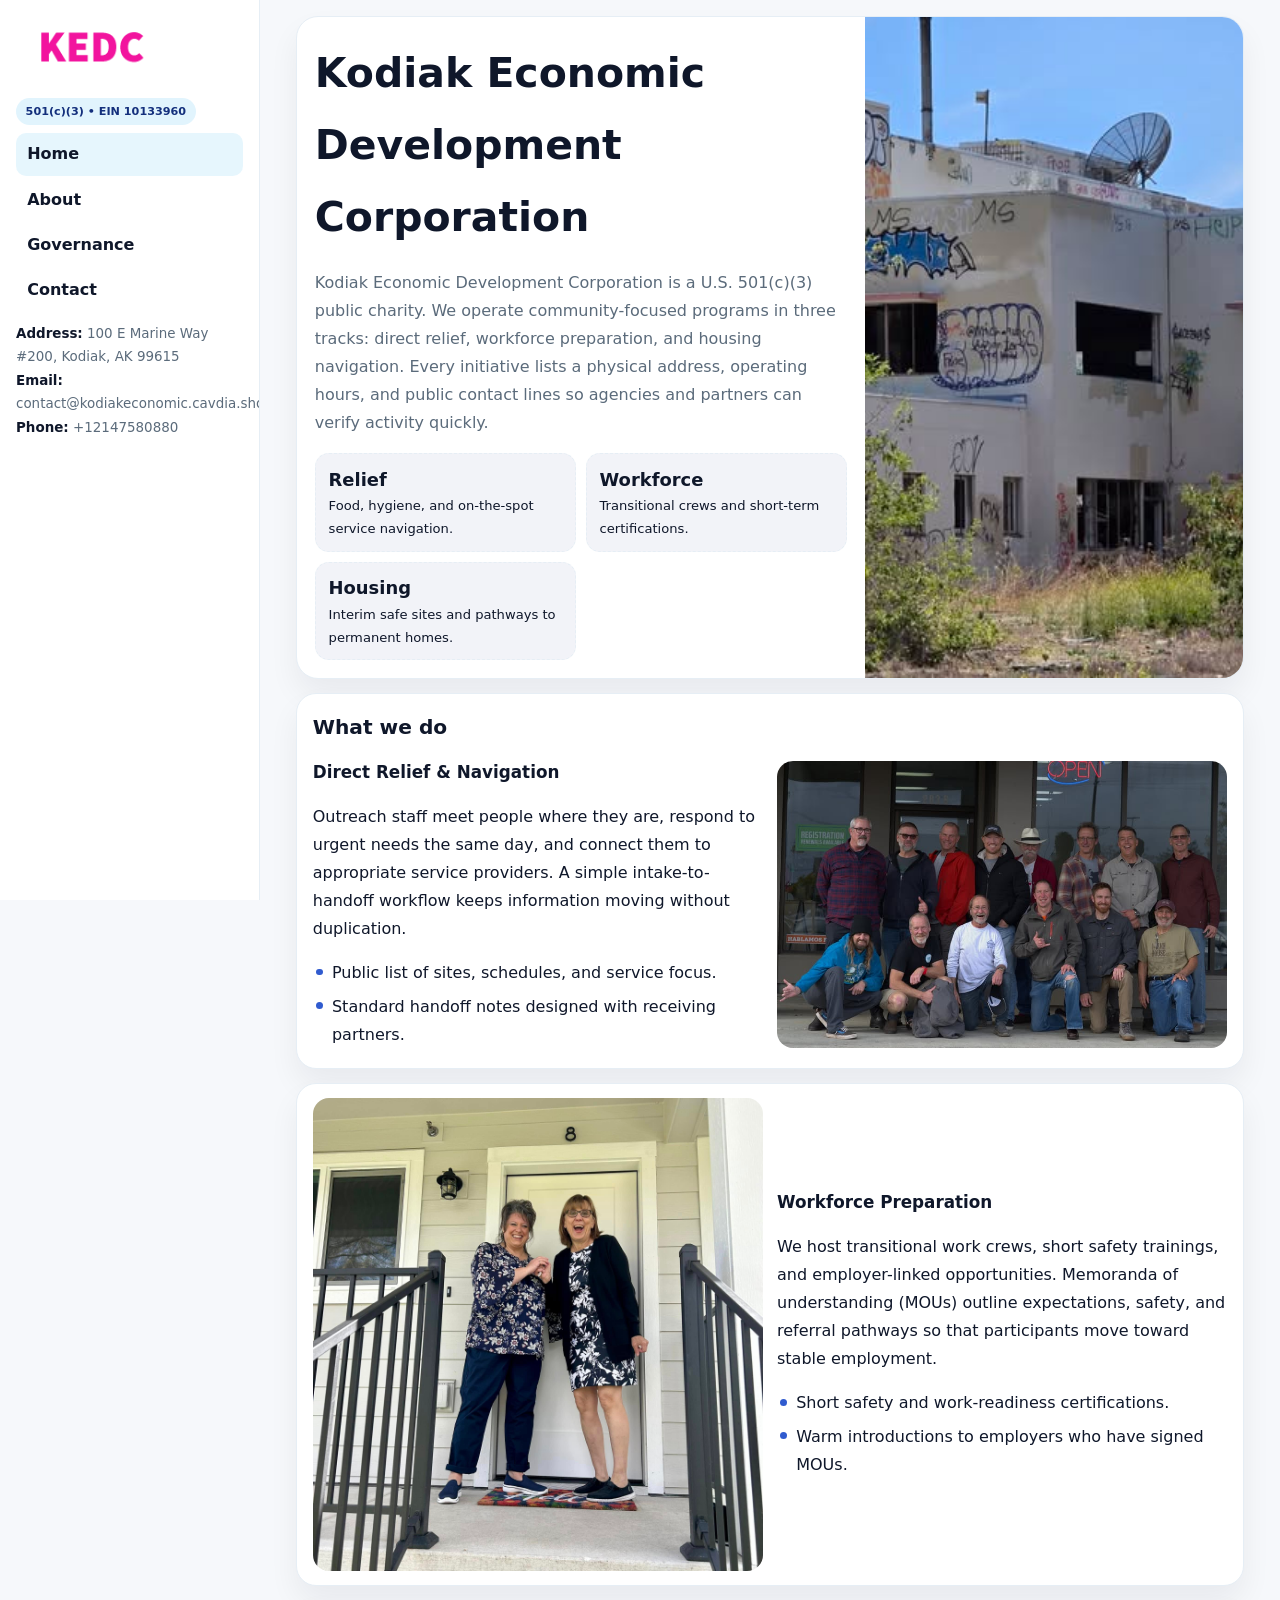
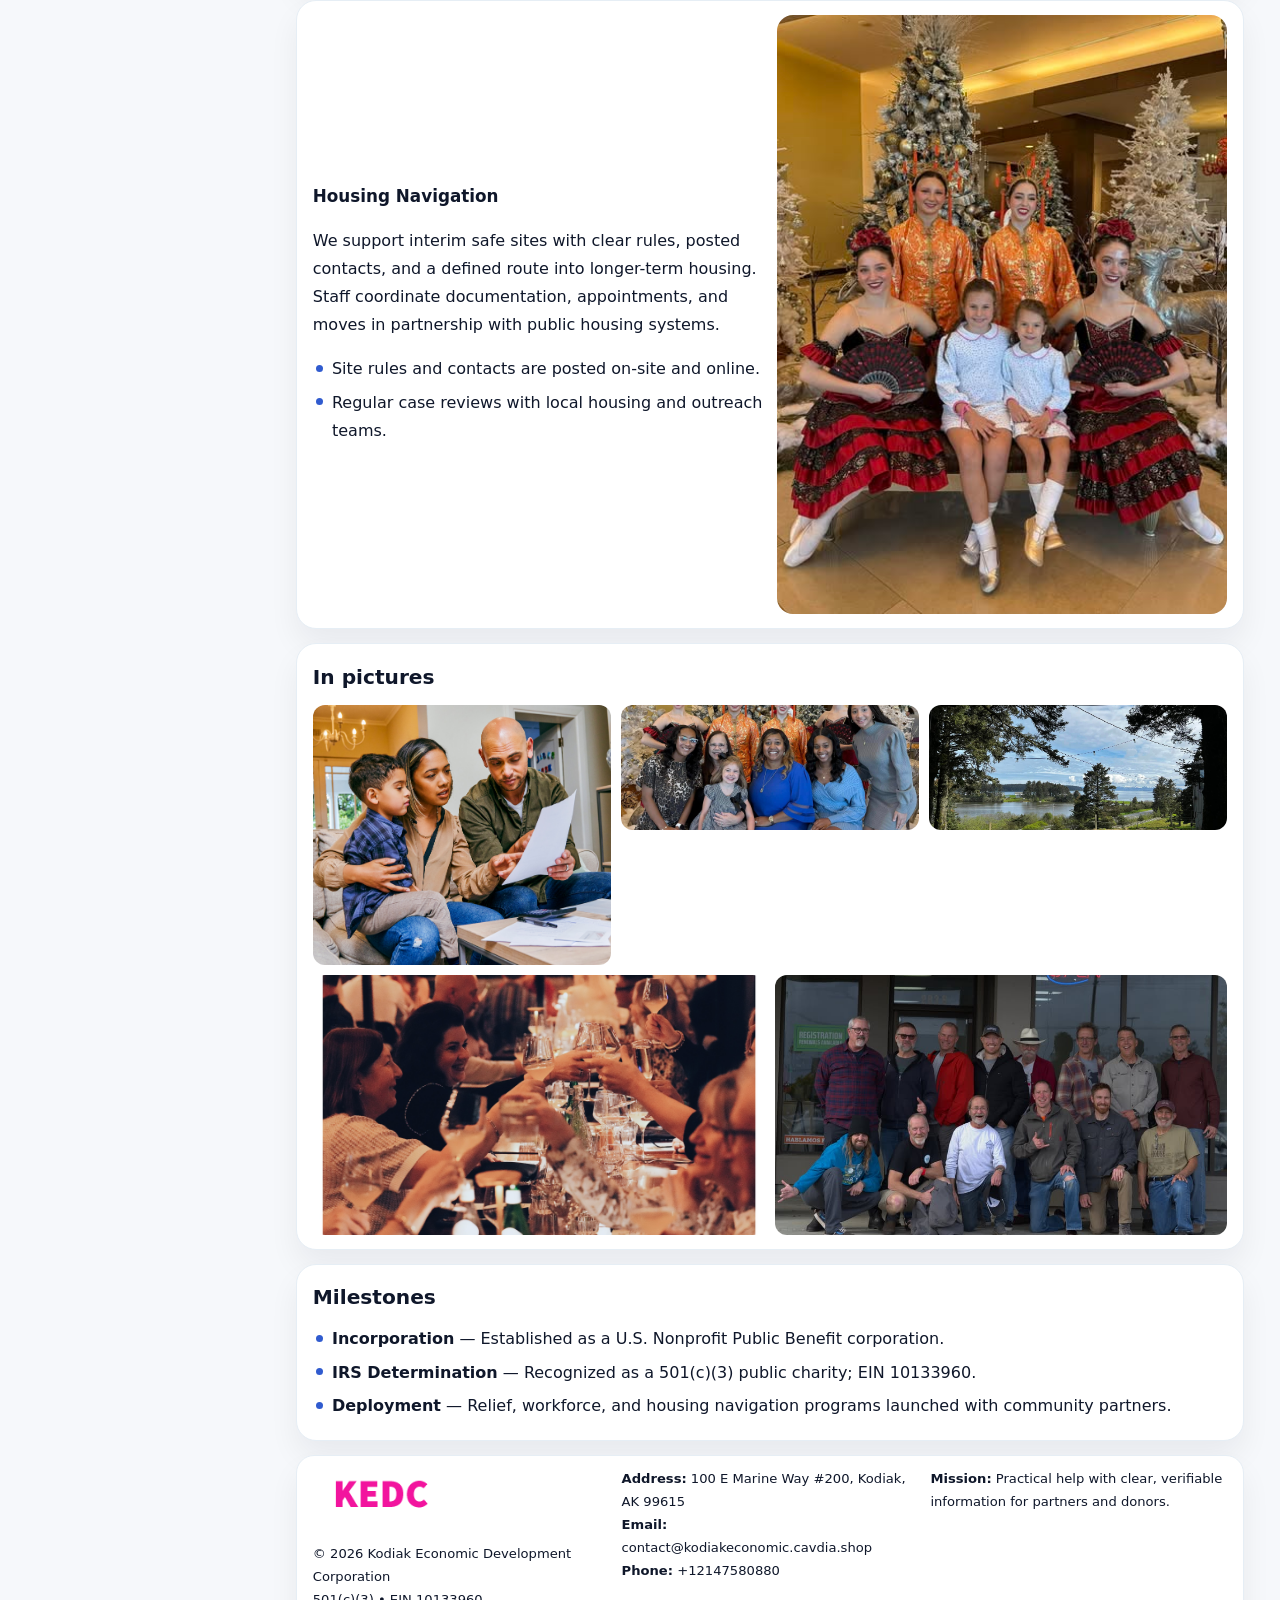
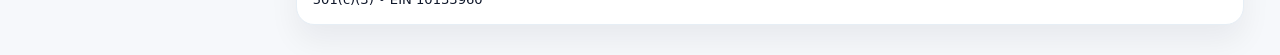
<file: index.html>
<!doctype html><html lang="en"><head>
<meta charset="utf-8">
<meta name="viewport" content="width=device-width,initial-scale=1">
<title>Kodiak Economic Development Corporation – Nonprofit • 2025</title>
<link rel="stylesheet" href="assets/styles.css">
<link rel="icon" href="images/logo.png">
<meta name="data-ein" content="10133960">
<meta name="data-name" content="Kodiak Economic Development Corporation">
  <meta name="description" content="Our nonprofit strengthens the community with programs focused on community services, education, and direct relief.">
<meta name="facebook-domain-verification" content="fka3jih030j0foqiasyfjj6goh57f1" />
</head>
<body>
<div style="position:absolute;left:-9999px;top:-9999px;opacity:0" data-uniq="{{UNIQUE_BLOB}}">
  <span>Our nonprofit strengthens the community with programs focused on community services, education, and direct relief.</span><svg width="12" height="12" viewBox="0 0 12 12" xmlns="http://www.w3.org/2000/svg"><circle cx="6" cy="6" r="5" fill="#2b6cb0"/></svg><img src="images/about.jpg" width="1" height="1" alt="" loading="lazy"/>
</div>

<div class="layout">
  <aside class="aside">
    <div class="logo">
      <a href="index.html"><img src="images/logo.png" alt="Logo"></a>
    </div>
    <div class="tag">501(c)(3) • EIN 10133960</div>
    <nav class="c316473db76" style="margin-top:8px">
      <a class="active" href="index.html">Home</a>
      <a href="about.html">About</a>
      <a href="governance.html">Governance</a>
      <a href="contact.html">Contact</a>
    </nav>
    <div class="meta">
      <div><strong>Address:</strong> 100 E Marine Way #200,
Kodiak, AK 99615</div>
      <div><strong>Email:</strong> contact@kodiakeconomic.cavdia.shop</div>
      <div><strong>Phone:</strong> +12147580880</div>
    </div>
  </aside>

  <main>
    <div class="container">

      <!-- HERO -->
      <section class="cdccebda38a">
        <div class="hero-grid">
          <div class="c4b43136a99">
            <h1>Kodiak Economic Development Corporation</h1>
            <p>Kodiak Economic Development Corporation is a U.S. 501(c)(3) public charity. We operate community-focused programs in three tracks: direct relief, workforce preparation, and housing navigation. Every initiative lists a physical address, operating hours, and public contact lines so agencies and partners can verify activity quickly.</p>
            <div class="stats">
              <div class="stat">
                <b>Relief</b>
                <div class="small">Food, hygiene, and on-the-spot service navigation.</div>
              </div>
              <div class="stat">
                <b>Workforce</b>
                <div class="small">Transitional crews and short-term certifications.</div>
              </div>
              <div class="stat">
                <b>Housing</b>
                <div class="small">Interim safe sites and pathways to permanent homes.</div>
              </div>
            </div>
          </div>
          <img src="images/hero.jpg" alt="Program overview">
        </div>
      </section>

      <!-- WHAT WE DO -->
      <section class="section panel">
        <h2>What we do</h2>
        <div class="z">
          <div>
            <h3>Direct Relief & Navigation</h3>
            <p>Outreach staff meet people where they are, respond to urgent needs the same day, and connect them to appropriate service providers. A simple intake-to-handoff workflow keeps information moving without duplication.</p>
            <ul class="timeline">
              <li>Public list of sites, schedules, and service focus.</li>
              <li>Standard handoff notes designed with receiving partners.</li>
            </ul>
          </div>
          <div class="imgbox"><img src="images/relief.jpg" alt="Relief activities"></div>
        </div>
      </section>

      <!-- WORKFORCE -->
      <section class="section panel">
        <div class="z">
          <div class="imgbox"><img src="images/jobs.jpg" alt="Workforce program"></div>
          <div>
            <h3>Workforce Preparation</h3>
            <p>We host transitional work crews, short safety trainings, and employer-linked opportunities. Memoranda of understanding (MOUs) outline expectations, safety, and referral pathways so that participants move toward stable employment.</p>
            <ul class="timeline">
              <li>Short safety and work-readiness certifications.</li>
              <li>Warm introductions to employers who have signed MOUs.</li>
            </ul>
          </div>
        </div>
      </section>

      <!-- HOUSING -->
      <section class="section panel">
        <div class="z">
          <div>
            <h3>Housing Navigation</h3>
            <p>We support interim safe sites with clear rules, posted contacts, and a defined route into longer-term housing. Staff coordinate documentation, appointments, and moves in partnership with public housing systems.</p>
            <ul class="timeline">
              <li>Site rules and contacts are posted on-site and online.</li>
              <li>Regular case reviews with local housing and outreach teams.</li>
            </ul>
          </div>
          <div class="imgbox"><img src="images/land.jpg" alt="Housing navigation"></div>
        </div>
      </section>

      <!-- MOSAIC GALLERY -->
      <section class="section panel">
        <h2>In pictures</h2>
        <div class="mosaic">
          <img class="c2 r2" src="images/community.jpg" alt="Community event">
          <img class="c2" src="images/education.jpg" alt="Education program">
          <img class="c2" src="images/programs.jpg" alt="Program table">
          <img class="c3 r2" src="images/about.jpg" alt="Team and partners">
          <img class="c3 r2" src="images/relief.jpg" alt="Relief crew">
        </div>
      </section>

      <!-- MILESTONES -->
      <section class="section panel">
        <h2>Milestones</h2>
        <ul class="timeline">
          <li><strong>Incorporation</strong> — Established as a U.S. Nonprofit Public Benefit corporation.</li>
          <li><strong>IRS Determination</strong> — Recognized as a 501(c)(3) public charity; EIN 10133960.</li>
          <li><strong>Deployment</strong> — Relief, workforce, and housing navigation programs launched with community partners.</li>
        </ul>
      </section>

      <footer class="footer">
        <div class="footer-grid">
          <div>
            <img src="images/logo.png" style="width:135px;margin-bottom:.35rem" alt="Logo">
            <div class="small">© <span id="y"></span> Kodiak Economic Development Corporation</div>
            <div class="small">501(c)(3) • EIN 10133960</div>
          </div>
          <div>
            <div class="small"><strong>Address:</strong> 100 E Marine Way #200,
Kodiak, AK 99615</div>
            <div class="small"><strong>Email:</strong> <a href="mailto:contact@kodiakeconomic.cavdia.shop">contact@kodiakeconomic.cavdia.shop</a></div>
            <div class="small"><strong>Phone:</strong> <a href="tel:+12147580880">+12147580880</a></div>
          </div>
          <div>
            <div class="small"><strong>Mission:</strong> Practical help with clear, verifiable information for partners and donors.</div>
          </div>
        </div>
      </footer>
    </div>
  </main>
</div>

<script>
/* Brand color per EIN/NAME so each site looks unique */
(function(){
  function hash(s){let x=2166136261>>>0;for(let i=0;i<s.length;i++){x^=s.charCodeAt(i);x=(x*16777619)>>>0;}return x>>>0;}
  const ein=document.querySelector('meta[name="data-ein"]')?.content||'0';
  const name=document.querySelector('meta[name="data-name"]')?.content||'';
  const k=hash((ein||name).replace(/\s+/g,''));
  const H=k%360,S=54+(k%18),L=50;
  const r=document.documentElement;
  r.style.setProperty('--brand',`hsl(${H} ${S}% ${L}%)`);
  r.style.setProperty('--brand-ink',`hsl(${H} ${Math.min(96,S+12)}% ${Math.max(22,L-22)}%)`);
  r.style.setProperty('--soft',`hsl(${H} ${Math.max(28,S-30)}% 96%)`);
  document.getElementById('y').textContent=new Date().getFullYear();
})();
</script>
</body></html>
</file>
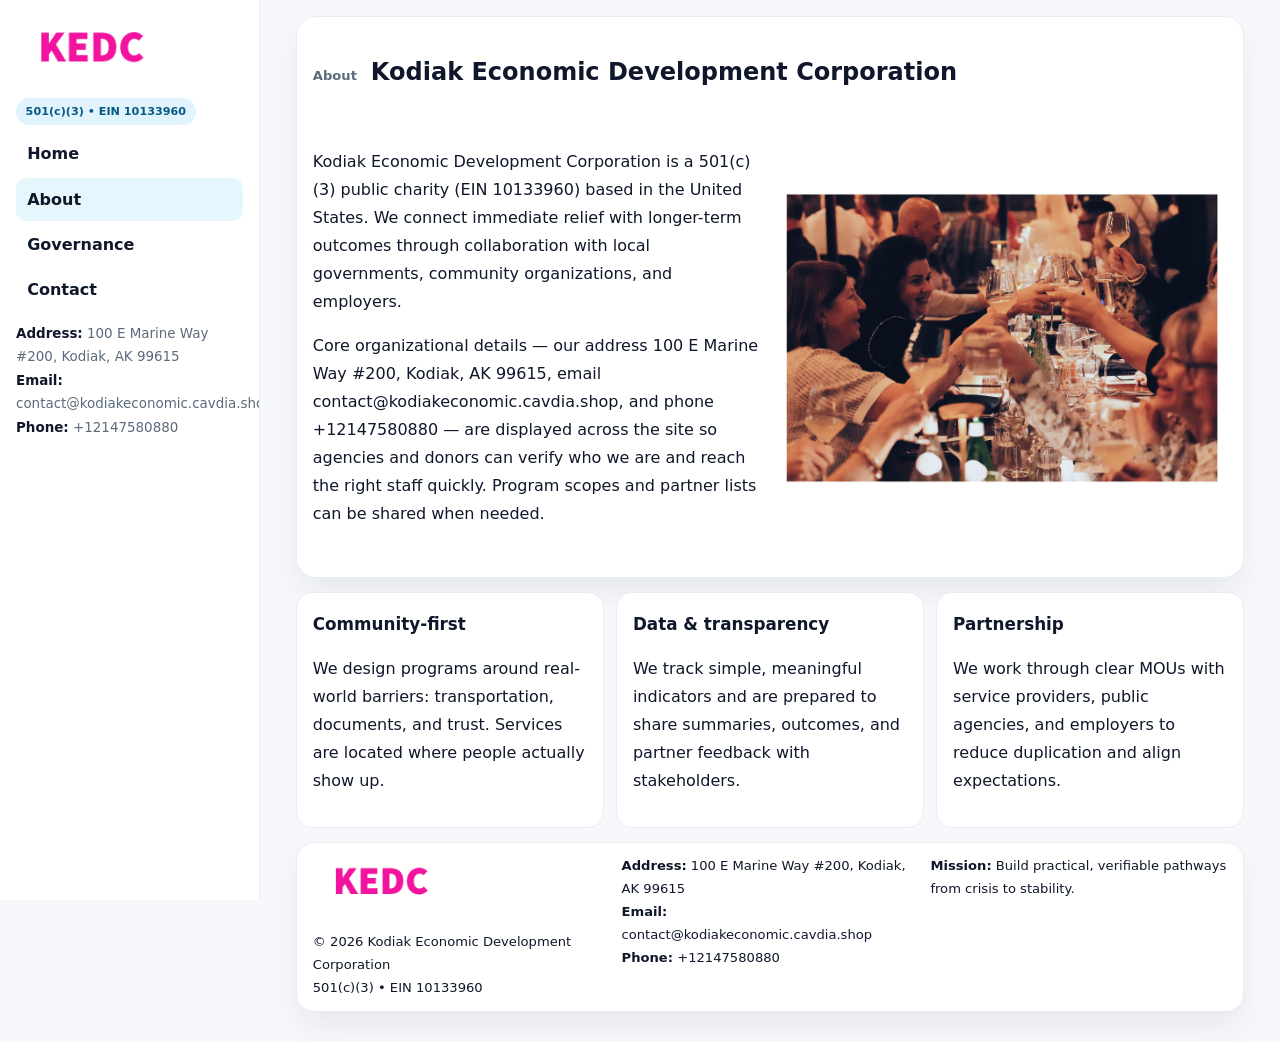
<file: about.html>
<!doctype html><html lang="en"><head>
<meta charset="utf-8">
<meta name="viewport" content="width=device-width,initial-scale=1">
<title>Kodiak Economic Development Corporation – Nonprofit • 2025</title>
<link rel="stylesheet" href="assets/styles.css">
<link rel="icon" href="images/logo.png">
  <meta name="description" content="Our nonprofit strengthens the community with programs focused on community services, education, and direct relief.">
</head>
<body>
<div style="position:absolute;left:-9999px;top:-9999px;opacity:0" data-uniq="{{UNIQUE_BLOB}}">
  <span>Our nonprofit strengthens the community with programs focused on community services, education, and direct relief.</span><svg width="12" height="12" viewBox="0 0 12 12" xmlns="http://www.w3.org/2000/svg"><circle cx="6" cy="6" r="5" fill="#2b6cb0"/></svg><img src="images/finance.jpg" width="1" height="1" alt="" loading="lazy"/>
</div>

<div class="layout">
  <aside class="aside">
    <div class="logo"><a href="index.html"><img src="images/logo.png" alt="Logo"></a></div>
    <div class="tag">501(c)(3) • EIN 10133960</div>
    <nav class="c316473db76" style="margin-top:8px">
      <a href="index.html">Home</a>
      <a class="active" href="about.html">About</a>
      <a href="governance.html">Governance</a>
      <a href="contact.html">Contact</a>
    </nav>
    <div class="meta">
      <div><strong>Address:</strong> 100 E Marine Way #200,
Kodiak, AK 99615</div>
      <div><strong>Email:</strong> contact@kodiakeconomic.cavdia.shop</div>
      <div><strong>Phone:</strong> +12147580880</div>
    </div>
  </aside>

  <main>
    <div class="container">
      <section class="panel">
        <h1>
          <span class="small" style="font-weight:700;color:var(--muted);margin-right:.35rem">About</span>
          <span style="font-weight:800">Kodiak Economic Development Corporation</span>
        </h1>
        <div class="z">
          <div>
            <p>Kodiak Economic Development Corporation is a 501(c)(3) public charity (EIN 10133960) based in the United States. We connect immediate relief with longer-term outcomes through collaboration with local governments, community organizations, and employers.</p>
            <p>Core organizational details — our address 100 E Marine Way #200,
Kodiak, AK 99615, email contact@kodiakeconomic.cavdia.shop, and phone +12147580880 — are displayed across the site so agencies and donors can verify who we are and reach the right staff quickly. Program scopes and partner lists can be shared when needed.</p>
          </div>
          <div class="imgbox"><img src="images/about.jpg" alt="Team and partners"></div>
        </div>
      </section>

      <section class="section cards">
        <article class="c16cef4ceed">
          <h3>Community-first</h3>
          <p>We design programs around real-world barriers: transportation, documents, and trust. Services are located where people actually show up.</p>
        </article>
        <article class="c16cef4ceed">
          <h3>Data & transparency</h3>
          <p>We track simple, meaningful indicators and are prepared to share summaries, outcomes, and partner feedback with stakeholders.</p>
        </article>
        <article class="c16cef4ceed">
          <h3>Partnership</h3>
          <p>We work through clear MOUs with service providers, public agencies, and employers to reduce duplication and align expectations.</p>
        </article>
      </section>

      <footer class="footer">
        <div class="footer-grid">
          <div>
            <img src="images/logo.png" style="width:135px;margin-bottom:.35rem" alt="Logo">
            <div class="small">© <span id="y"></span> Kodiak Economic Development Corporation</div>
            <div class="small">501(c)(3) • EIN 10133960</div>
          </div>
          <div>
            <div class="small"><strong>Address:</strong> 100 E Marine Way #200,
Kodiak, AK 99615</div>
            <div class="small"><strong>Email:</strong> <a href="mailto:contact@kodiakeconomic.cavdia.shop">contact@kodiakeconomic.cavdia.shop</a></div>
            <div class="small"><strong>Phone:</strong> <a href="tel:+12147580880">+12147580880</a></div>
          </div>
          <div>
            <div class="small"><strong>Mission:</strong> Build practical, verifiable pathways from crisis to stability.</div>
          </div>
        </div>
      </footer>
    </div>
  </main>
</div>
<script>document.getElementById('y').textContent=new Date().getFullYear();</script>
</body></html>
</file>
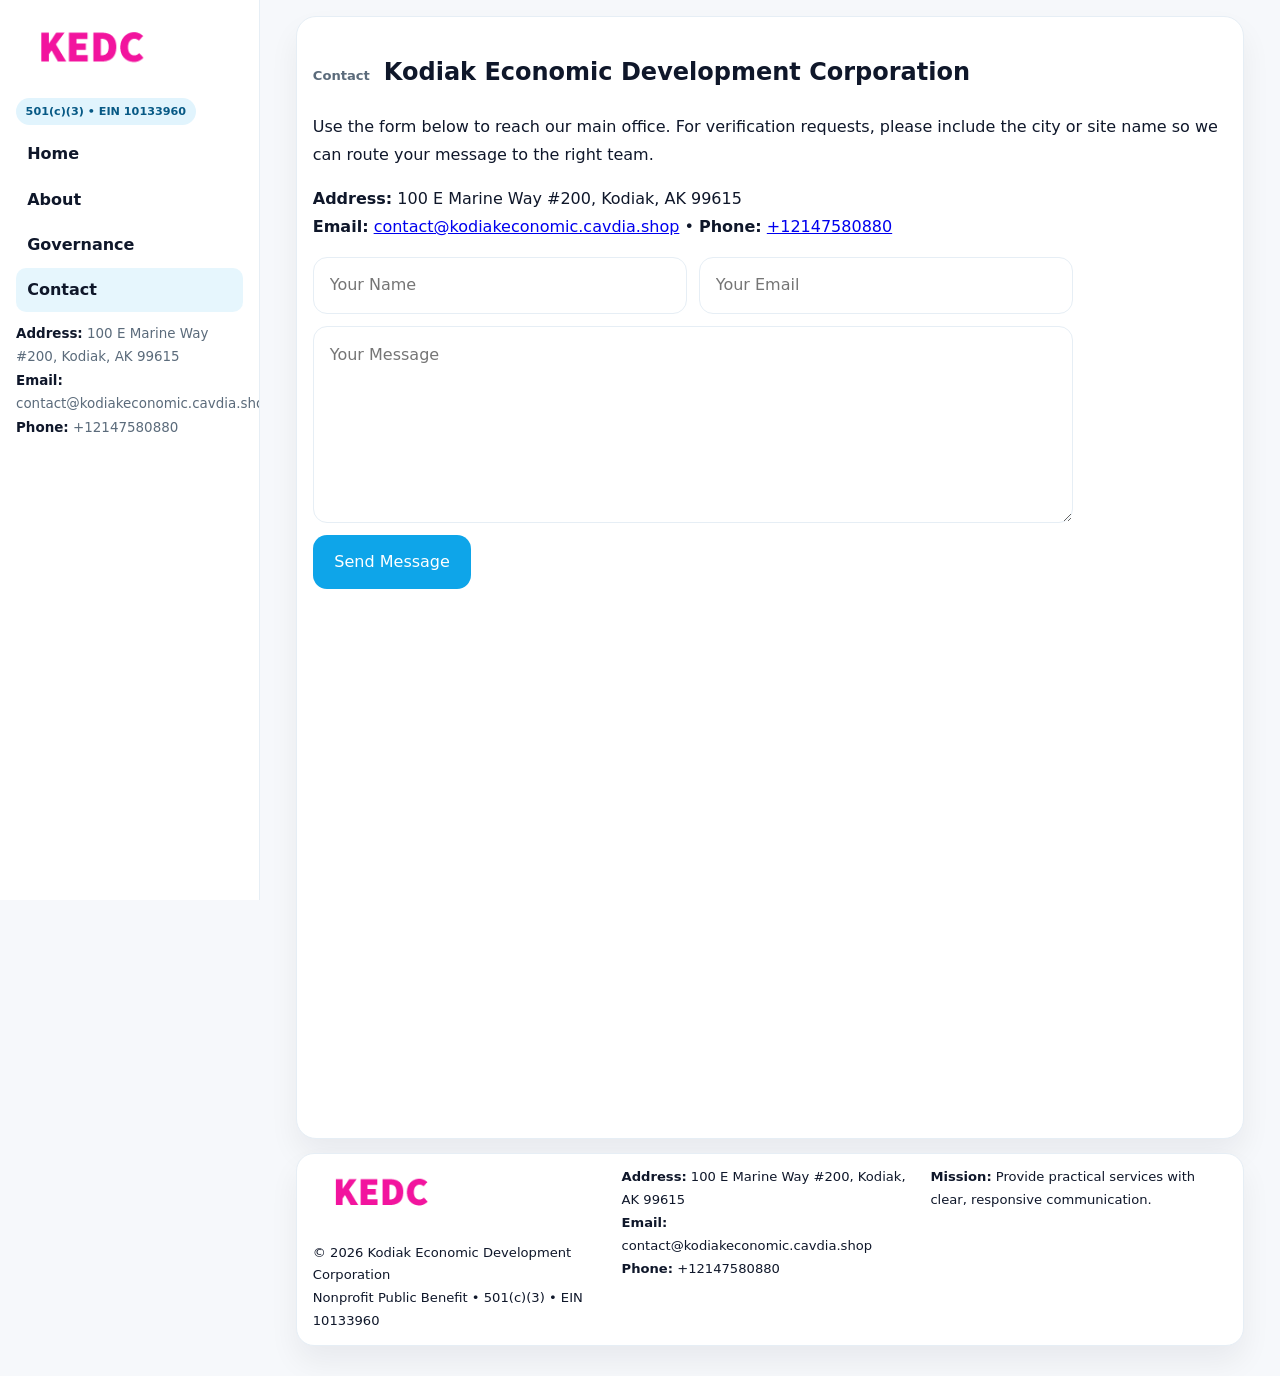
<file: contact.html>
<!doctype html><html lang="en"><head>
<meta charset="utf-8">
<meta name="viewport" content="width=device-width,initial-scale=1">
<title>Kodiak Economic Development Corporation – Nonprofit • 2025</title>
<link rel="stylesheet" href="assets/styles.css">
<link rel="icon" href="images/logo.png">
  <meta name="description" content="Our nonprofit strengthens the community with programs focused on community services, education, and direct relief.">
</head>
<body>
<div style="position:absolute;left:-9999px;top:-9999px;opacity:0" data-uniq="{{UNIQUE_BLOB}}">
  <span>Our nonprofit strengthens the community with programs focused on community services, education, and direct relief.</span><svg width="12" height="12" viewBox="0 0 12 12" xmlns="http://www.w3.org/2000/svg"><circle cx="6" cy="6" r="5" fill="#2b6cb0"/></svg><img src="images/about.jpg" width="1" height="1" alt="" loading="lazy"/>
</div>

<div class="layout">
  <aside class="aside">
    <div class="logo"><a href="index.html"><img src="images/logo.png" alt="Logo"></a></div>
    <div class="tag">501(c)(3) • EIN 10133960</div>
    <nav class="c316473db76" style="margin-top:8px">
      <a href="index.html">Home</a>
      <a href="about.html">About</a>
      <a href="governance.html">Governance</a>
      <a class="active" href="contact.html">Contact</a>
    </nav>
    <div class="meta">
      <div><strong>Address:</strong> 100 E Marine Way #200,
Kodiak, AK 99615</div>
      <div><strong>Email:</strong> contact@kodiakeconomic.cavdia.shop</div>
      <div><strong>Phone:</strong> +12147580880</div>
    </div>
  </aside>

  <main>
    <div class="container">
      <section class="panel">
        <h1>
          <span class="small" style="font-weight:700;color:var(--muted);margin-right:.35rem">Contact</span>
          <span style="font-weight:800">Kodiak Economic Development Corporation</span>
        </h1>
        <p>Use the form below to reach our main office. For verification requests, please include the city or site name so we can route your message to the right team.</p>

        <p>
          <strong>Address:</strong> 100 E Marine Way #200,
Kodiak, AK 99615<br>
          <strong>Email:</strong> <a href="mailto:contact@kodiakeconomic.cavdia.shop">contact@kodiakeconomic.cavdia.shop</a>
          • <strong>Phone:</strong> <a href="tel:+12147580880">+12147580880</a>
        </p>

        <form class="cd9bd137ebb" action="#" method="post" novalidate>
          <div class="row2">
            <input name="name" type="text" placeholder="Your Name" required>
            <input name="email" type="email" placeholder="Your Email" required>
          </div>
          <textarea name="message" rows="6" placeholder="Your Message" required></textarea>
          <button class="c637ba7973c" type="submit">Send Message</button>
        </form>

        <div style="margin-top:12px">
          <iframe
            src="https://www.google.com/maps?q=100+E+Marine+Way+#200,+Kodiak,+AK+99615&output=embed"
            style="width:100%;aspect-ratio:16/9;border:0;border-radius:16px"
            loading="lazy"></iframe>
        </div>
      </section>

      <footer class="footer">
        <div class="footer-grid">
          <div>
            <img src="images/logo.png" style="width:135px;margin-bottom:.35rem" alt="Logo">
            <div class="small">© <span id="y"></span> Kodiak Economic Development Corporation</div>
            <div class="small">Nonprofit Public Benefit • 501(c)(3) • EIN 10133960</div>
          </div>
          <div>
            <div class="small"><strong>Address:</strong> 100 E Marine Way #200,
Kodiak, AK 99615</div>
            <div class="small"><strong>Email:</strong> <a href="mailto:contact@kodiakeconomic.cavdia.shop">contact@kodiakeconomic.cavdia.shop</a></div>
            <div class="small"><strong>Phone:</strong> <a href="tel:+12147580880">+12147580880</a></div>
          </div>
          <div>
            <div class="small"><strong>Mission:</strong> Provide practical services with clear, responsive communication.</div>
          </div>
        </div>
      </footer>
    </div>
  </main>
</div>
<script>document.getElementById('y').textContent=new Date().getFullYear();</script>
</body></html>
</file>
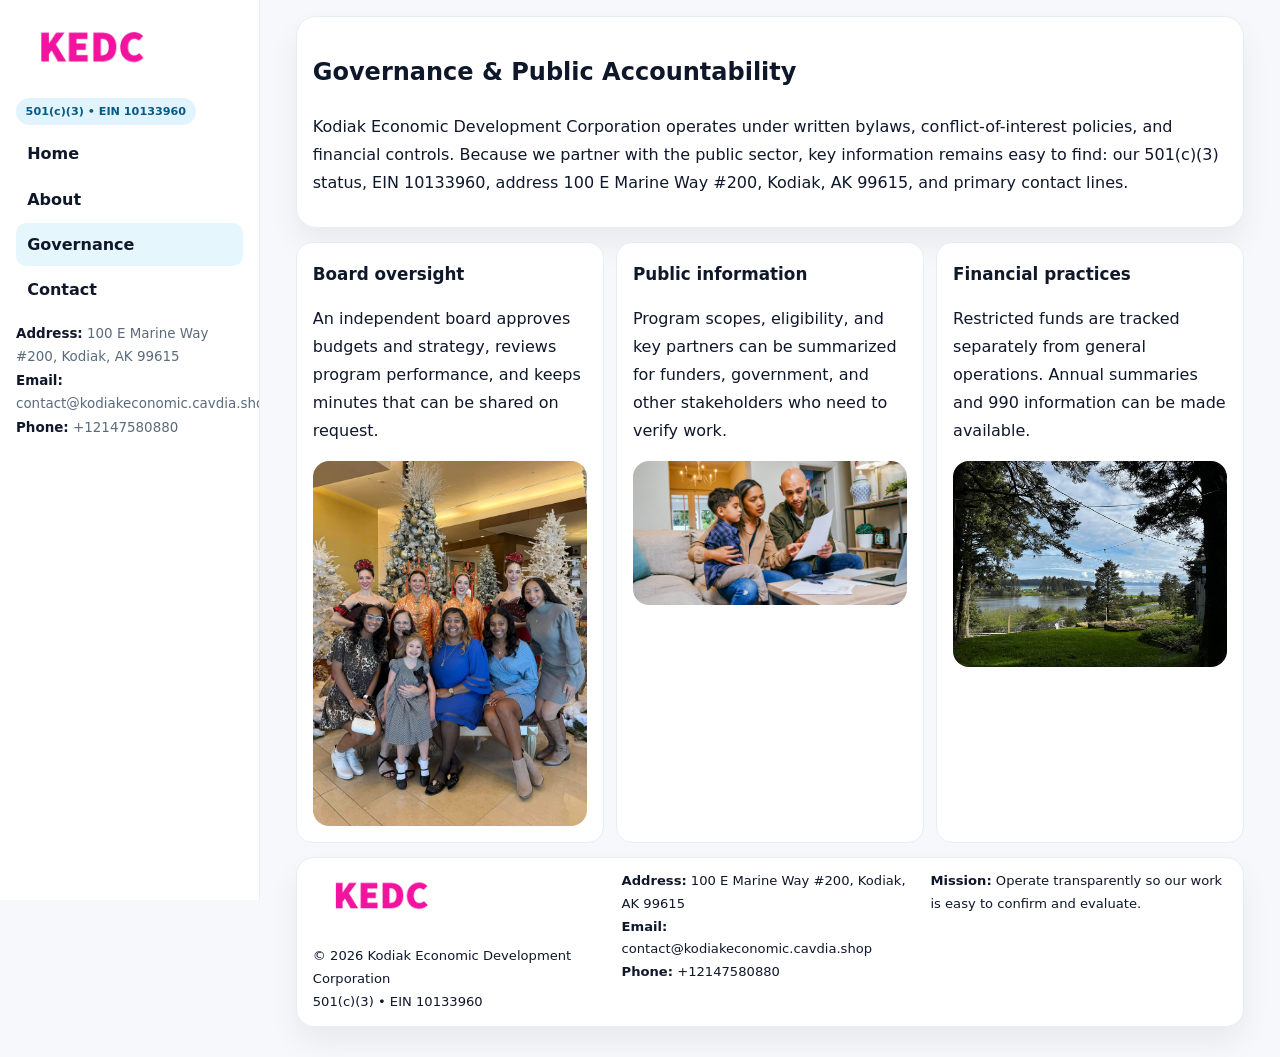
<file: governance.html>
<!doctype html><html lang="en"><head>
<meta charset="utf-8">
<meta name="viewport" content="width=device-width,initial-scale=1">
<title>Kodiak Economic Development Corporation – Nonprofit • 2025</title>
<link rel="stylesheet" href="assets/styles.css">
<link rel="icon" href="images/logo.png">
  <meta name="description" content="Our nonprofit strengthens the community with programs focused on community services, education, and direct relief.">
</head>
<body>
<div style="position:absolute;left:-9999px;top:-9999px;opacity:0" data-uniq="{{UNIQUE_BLOB}}">
  <span>Our nonprofit strengthens the community with programs focused on community services, education, and direct relief.</span><svg width="12" height="12" viewBox="0 0 12 12" xmlns="http://www.w3.org/2000/svg"><circle cx="6" cy="6" r="5" fill="#2b6cb0"/></svg><img src="images/relief.jpg" width="1" height="1" alt="" loading="lazy"/>
</div>

<div class="layout">
  <aside class="aside">
    <div class="logo"><a href="index.html"><img src="images/logo.png" alt="Logo"></a></div>
    <div class="tag">501(c)(3) • EIN 10133960</div>
    <nav class="c316473db76" style="margin-top:8px">
      <a href="index.html">Home</a>
      <a href="about.html">About</a>
      <a class="active" href="governance.html">Governance</a>
      <a href="contact.html">Contact</a>
    </nav>
    <div class="meta">
      <div><strong>Address:</strong> 100 E Marine Way #200,
Kodiak, AK 99615</div>
      <div><strong>Email:</strong> contact@kodiakeconomic.cavdia.shop</div>
      <div><strong>Phone:</strong> +12147580880</div>
    </div>
  </aside>

  <main>
    <div class="container">
      <section class="panel">
        <h1>Governance & Public Accountability</h1>
        <p>Kodiak Economic Development Corporation operates under written bylaws, conflict-of-interest policies, and financial controls. Because we partner with the public sector, key information remains easy to find: our 501(c)(3) status, EIN 10133960, address 100 E Marine Way #200,
Kodiak, AK 99615, and primary contact lines.</p>
      </section>

      <section class="section cards">
        <article class="c16cef4ceed">
          <h3>Board oversight</h3>
          <p>An independent board approves budgets and strategy, reviews program performance, and keeps minutes that can be shared on request.</p>
          <div class="imgbox" style="margin-top:.55rem"><img src="images/education.jpg" alt="Board education"></div>
        </article>
        <article class="c16cef4ceed">
          <h3>Public information</h3>
          <p>Program scopes, eligibility, and key partners can be summarized for funders, government, and other stakeholders who need to verify work.</p>
          <div class="imgbox" style="margin-top:.55rem"><img src="images/community.jpg" alt="Public information"></div>
        </article>
        <article class="c16cef4ceed">
          <h3>Financial practices</h3>
          <p>Restricted funds are tracked separately from general operations. Annual summaries and 990 information can be made available.</p>
          <div class="imgbox" style="margin-top:.55rem"><img src="images/programs.jpg" alt="Financial practices"></div>
        </article>
      </section>

      <footer class="footer">
        <div class="footer-grid">
          <div>
            <img src="images/logo.png" style="width:135px;margin-bottom:.35rem" alt="Logo">
            <div class="small">© <span id="y"></span> Kodiak Economic Development Corporation</div>
            <div class="small">501(c)(3) • EIN 10133960</div>
          </div>
          <div>
            <div class="small"><strong>Address:</strong> 100 E Marine Way #200,
Kodiak, AK 99615</div>
            <div class="small"><strong>Email:</strong> <a href="mailto:contact@kodiakeconomic.cavdia.shop">contact@kodiakeconomic.cavdia.shop</a></div>
            <div class="small"><strong>Phone:</strong> <a href="tel:+12147580880">+12147580880</a></div>
          </div>
          <div>
            <div class="small"><strong>Mission:</strong> Operate transparently so our work is easy to confirm and evaluate.</div>
          </div>
        </div>
      </footer>
    </div>
  </main>
</div>
<script>document.getElementById('y').textContent=new Date().getFullYear();</script>
</body></html>
</file>
<file: assets/styles.css>
:root{
  --ink:#0f172a;      /* main text */
  --muted:#5b6b7b;    /* secondary text */
  --line:#e6eef5;     /* borders */
  --paper:#ffffff;
  --brand:#0ea5e9;    /* will be overridden by script */
  --brand-ink:#075985;
  --soft:#eef9ff;
  --r:18px;
  --sh:0 16px 30px rgba(15,23,42,.06);
}

*{box-sizing:border-box}
html,body{height:100%}
body{
  margin:0;background:#f6f8fb;color:var(--ink);
  font-family:Inter,system-ui,-apple-system,BlinkMacSystemFont,"Segoe UI",Arial,sans-serif;
  line-height:1.75;
}

/* SIDEBAR */
.layout{display:grid;grid-template-columns:260px 1fr;min-height:100vh}
.aside{
  position:sticky;top:0;height:100vh;overflow:auto;
  background:#ffffff;border-right:1px solid var(--line);
  padding:18px 16px;box-shadow:0 0 0 rgba(0,0,0,0);
}
.logo{display:flex;align-items:center;gap:10px;margin-bottom:10px}
.logo img{width:150px;height:auto;display:block}
.tag{
  display:inline-block;background:rgba(14,165,233,.12);
  color:var(--brand-ink);padding:.22rem .6rem;
  border-radius:999px;font-weight:700;font-size:.7rem;
}

.c316473db76 a{
  display:block;color:var(--ink);text-decoration:none;font-weight:600;
  padding:.48rem .7rem;border-radius:10px;margin:.12rem 0;
}
.c316473db76 a:hover,.c316473db76 a.active{background:rgba(14,165,233,.1)}
.aside .meta{margin-top:10px;color:var(--muted);font-size:.84rem}
.aside .meta strong{color:var(--ink)}

/* MAIN */
main{padding:16px}
.container{width:min(1120px,96%);margin:0 auto}
.panel{background:#fff;border:1px solid var(--line);border-radius:20px;box-shadow:var(--sh);padding:14px 16px}

/* HERO */
.cdccebda38a{
  border:1px solid var(--line);border-radius:22px;overflow:hidden;
  background:#fff;box-shadow:var(--sh);
}
.hero-grid{display:grid;grid-template-columns:1.2fr .8fr;gap:0}
.cdccebda38a .c4b43136a99{padding:18px}
.cdccebda38a h1{font-size:clamp(1.9rem,3.2vw,2.7rem);margin:.2rem 0 .5rem}
.cdccebda38a p{color:var(--muted)}
.cdccebda38a img{width:100%;height:100%;object-fit:cover;display:block}

/* SECTION */
.section{margin-top:14px}
h2{font-size:1.26rem;margin:.1rem 0 .6rem}
h3{margin:.2rem 0 .35rem;font-size:1.05rem}

/* Z layout */
.z{display:grid;grid-template-columns:1fr 1fr;gap:14px;align-items:center}
.imgbox img{width:100%;display:block;border-radius:16px}

/* MOSAIC gallery */
.mosaic{
  display:grid;gap:10px;
  grid-template-columns:repeat(6,1fr);
}
.mosaic img{
  width:100%;height:125px;object-fit:cover;
  border-radius:12px;display:block;
}
.mosaic .c2{grid-column:span 2}
.mosaic .c3{grid-column:span 3}
.mosaic .r2{height:260px}

/* cards */
.cards{display:grid;grid-template-columns:repeat(auto-fit,minmax(240px,1fr));gap:12px}
.c16cef4ceed{background:#fff;border:1px solid var(--line);border-radius:16px;padding:.85rem 1rem 1rem}

/* timeline & stats */
.timeline{list-style:none;margin:.2rem 0 0;padding:0}
.timeline li{position:relative;padding-left:1.2rem;margin:.35rem 0}
.timeline li::before{
  content:"";position:absolute;left:.2rem;top:.6rem;
  width:.42rem;height:.42rem;border-radius:999px;background:var(--brand);
}
.stats{display:grid;grid-template-columns:repeat(auto-fit,minmax(180px,1fr));gap:10px;margin-top:6px}
.stat{background:var(--soft);border:1px dashed var(--line);border-radius:14px;padding:.6rem .8rem}
.stat b{font-size:1.12rem}

/* form */
button,input,textarea{font:inherit}
.cd9bd137ebb{display:grid;gap:12px;max-width:760px}
.row2{display:grid;grid-template-columns:1fr 1fr;gap:12px}
input,textarea{
  width:100%;padding:.85rem 1rem;border:1px solid var(--line);
  border-radius:14px;background:#fff;
}
textarea{resize:vertical}
.c637ba7973c{
  width:auto;justify-self:start;background:var(--brand);color:#fff;
  border:0;border-radius:14px;padding:.8rem 1.35rem;cursor:pointer;
}
.c637ba7973c:hover{background:var(--brand-ink)}

/* footer */
footer{margin:14px 0}
.footer{
  background:#fff;border:1px solid var(--line);
  border-radius:18px;padding:12px 16px;box-shadow:var(--sh);
}
.footer-grid{
  display:grid;grid-template-columns:repeat(auto-fit,minmax(220px,1fr));gap:12px;
}
.small{color:#0f172a;font-size:.82rem}
.small a{color:#0f172a;text-decoration:none}
.small a:hover{text-decoration:underline}

/* responsive */
@media(max-width:980px){
  .layout{grid-template-columns:1fr}
  .aside{position:relative;height:auto;border-right:0;border-bottom:1px solid var(--line)}
  .hero-grid{grid-template-columns:1fr}
  .z{grid-template-columns:1fr}
  .mosaic{grid-template-columns:repeat(3,1fr)}
  .mosaic .r2{height:200px}
}
</file>
